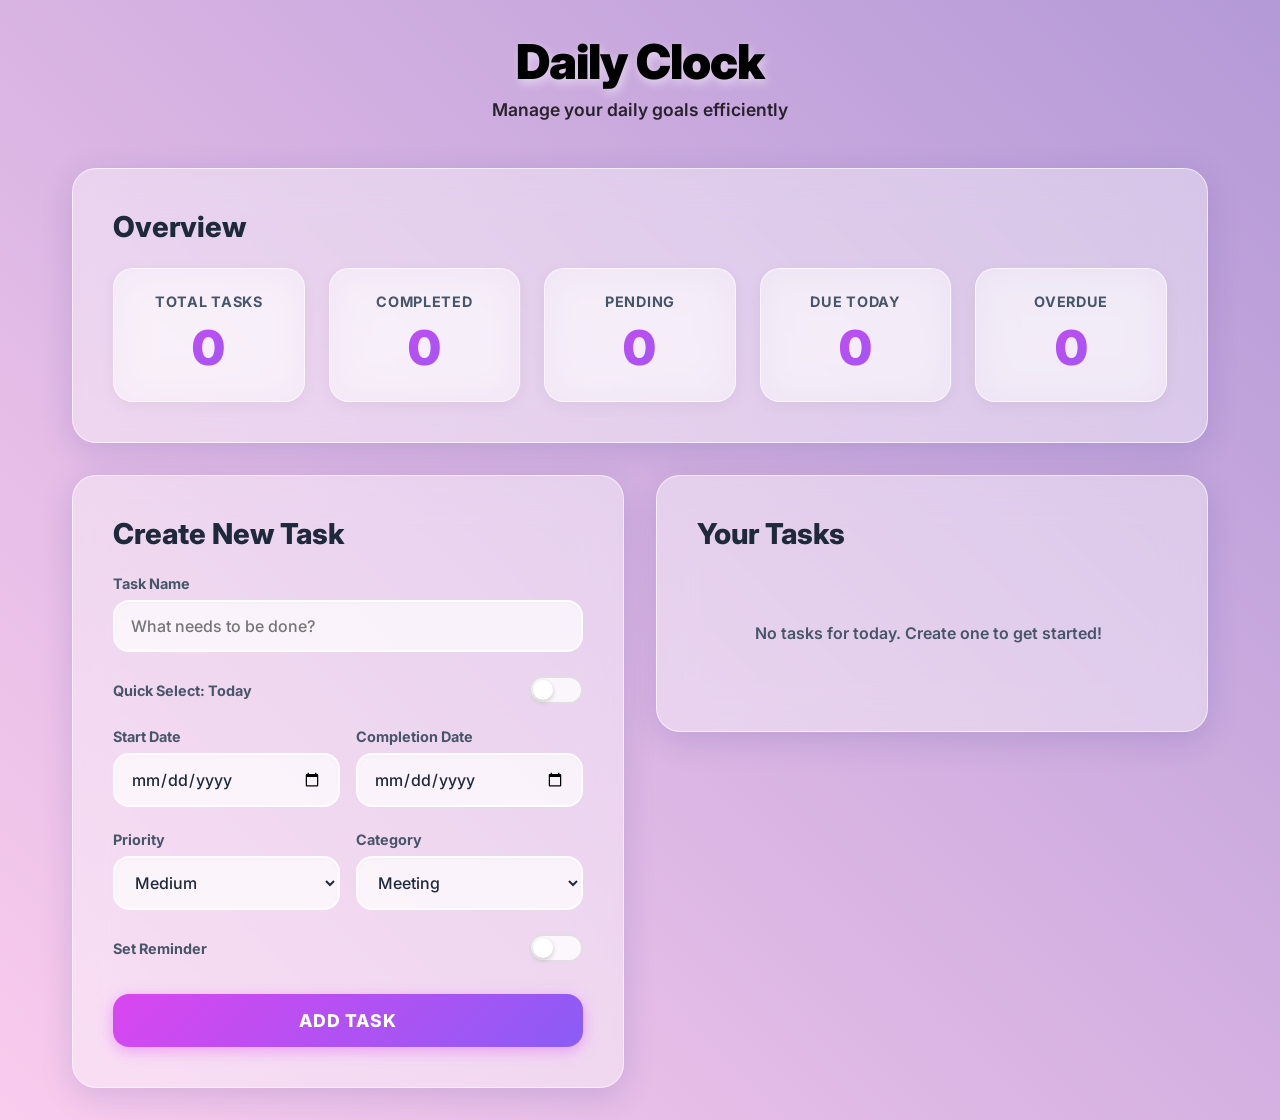
<file: index.html>
<!DOCTYPE html>
<html lang="en">
<head>
    <meta charset="UTF-8">
    <meta name="viewport" content="width=device-width, initial-scale=1.0">
    <title>Daily Clock</title>
    <link rel="preconnect" href="https://fonts.googleapis.com">
    <link rel="preconnect" href="https://fonts.gstatic.com" crossorigin>
    <link href="https://fonts.googleapis.com/css2?family=Inter:wght@300;400;500;600;700&display=swap" rel="stylesheet">
    <link rel="manifest" href="manifest.json">
    <meta name="theme-color" content="#0b0213">
    <link rel="stylesheet" href="style.css">
    <script src="https://accounts.google.com/gsi/client" onload="initGoogleAuth()" async defer></script>
    <script src="script.js" defer></script>
</head>
<body>
    <div id="toast-container" class="toast-container"></div>
    <div class="background-elements">
        <div class="bubble"></div>
        <div class="bubble"></div>
        <div class="bubble"></div>
        <div class="bubble"></div>
        <div class="bubble"></div>
        <div class="bubble"></div>
        <div class="bubble"></div>
        <div class="bubble"></div>
    </div>
    
    <div class="container">
        <header>
            <h1>Daily Clock</h1>
            <p>Manage your daily goals efficiently</p>
        </header>
        
        <section class="statistics-panel glass-panel" style="margin-bottom: 2rem; animation: fadeInUp 0.6s ease-out backwards;">
            <h2>Overview</h2>
            <div class="stats-grid">
                <div class="stat-card">
                    <h3>Total Tasks</h3>
                    <p id="stat-total">0</p>
                </div>
                <div class="stat-card">
                    <h3>Completed</h3>
                    <p id="stat-completed">0</p>
                </div>
                <div class="stat-card">
                    <h3>Pending</h3>
                    <p id="stat-pending">0</p>
                </div>
                <div class="stat-card">
                    <h3>Due Today</h3>
                    <p id="stat-due-today" style="color: #eab308;">0</p>
                </div>
                <div class="stat-card">
                    <h3>Overdue</h3>
                    <p id="stat-overdue" style="color: #ef4444;">0</p>
                </div>
            </div>
        </section>

        <main class="dashboard">
            <section class="task-form-container glass-panel">
                <h2>Create New Task</h2>
                <form id="task-form">
                    <div class="form-group">
                        <label for="task-name">Task Name</label>
                        <input type="text" id="task-name" required placeholder="What needs to be done?">
                    </div>
                    
                    <div class="form-group switch-group" style="margin-bottom: 1rem;">
                        <label for="today-task">Quick Select: Today</label>
                        <label class="switch">
                            <input type="checkbox" id="today-task">
                            <span class="slider round"></span>
                        </label>
                    </div>
                    
                    <div class="form-row">
                        <div class="form-group">
                            <label for="start-date">Start Date</label>
                            <input type="date" id="start-date" required>
                        </div>
                        <div class="form-group">
                            <label for="completion-date">Completion Date</label>
                            <input type="date" id="completion-date" required>
                        </div>
                    </div>
                    
                    <div class="form-row">
                        <div class="form-group">
                            <label for="priority">Priority</label>
                            <select id="priority" required>
                                <option value="Urgent">Urgent</option>
                                <option value="High">High</option>
                                <option value="Medium" selected>Medium</option>
                                <option value="Low">Low</option>
                            </select>
                        </div>
                        <div class="form-group">
                            <label for="category">Category</label>
                            <select id="category" required>
                                <option value="Meeting">Meeting</option>
                                <option value="Follow-up">Follow-up</option>
                                <option value="Documentation">Documentation</option>
                                <option value="Bug follow-up">Bug follow-up</option>
                                <option value="Client follow up">Client follow up</option>
                                <option value="Team meet">Team meet</option>
                                <option value="App development">App development</option>
                                <option value="Agreement follow-up">Agreement follow-up</option>
                            </select>
                        </div>
                    </div>
                    
                    <div class="form-group switch-group">
                        <label for="reminder">Set Reminder</label>
                        <label class="switch">
                            <input type="checkbox" id="reminder">
                            <span class="slider round"></span>
                        </label>
                    </div>
                    
                    <button type="submit" class="btn-primary">Add Task</button>
                </form>
            </section>
            
            <section class="task-list-container glass-panel">
                <div class="list-header">
                    <h2>Your Tasks</h2>
                </div>
                <div id="task-list" class="task-list">
                    <!-- Tasks will be injected here via JS -->
                </div>
            </section>
        </main>
    </div>
</body>
</html>
</file>
<file: style.css>
:root {
    --text-primary: #1e293b;
    --text-secondary: #475569;
    
    --primary-color: #d946ef; /* Fuchsia */
    --primary-hover: #c026d3;
    
    --priority-urgent: #ef4444;
    --priority-high: #f97316;
    --priority-medium: #8b5cf6; /* Violet */
    --priority-low: #10b981;
}

* {
    box-sizing: border-box;
    margin: 0;
    padding: 0;
    font-family: 'Inter', sans-serif;
}

body {
    /* Vibrant Y2K Mesh Gradient Background */
    background: linear-gradient(45deg, #ff9a9e, #fecfef, #a18cd1, #fbc2eb);
    background-size: 400% 400%;
    animation: gradientBG 15s ease infinite;
    color: var(--text-primary);
    min-height: 100vh;
    overflow-x: hidden;
    position: relative;
}

@keyframes gradientBG {
    0% { background-position: 0% 50%; }
    50% { background-position: 100% 50%; }
    100% { background-position: 0% 50%; }
}

.background-elements {
    display: none;
}

.container {
    max-width: 1200px;
    margin: 0 auto;
    padding: 2rem;
}

header {
    text-align: center;
    margin-bottom: 3rem;
    animation: fadeInDown 0.8s ease-out;
}

header h1 {
    font-size: 3rem;
    font-weight: 900;
    color: #000000;
    margin-bottom: 0.5rem;
    letter-spacing: -0.02em;
    text-shadow: 2px 4px 10px rgba(255, 255, 255, 0.5);
}

header p {
    color: #000000;
    font-weight: 600;
    opacity: 0.8;
    font-size: 1.1rem;
}

.dashboard {
    display: grid;
    grid-template-columns: 1fr 1fr;
    gap: 2rem;
    align-items: start;
}

@media (max-width: 900px) {
    .dashboard {
        grid-template-columns: 1fr;
    }
}

@media (max-width: 600px) {
    .form-row {
        grid-template-columns: 1fr !important;
    }
    
    .container {
        padding: 1rem;
    }
    
    .glass-panel {
        padding: 1.5rem !important;
    }
    
    header h1 {
        font-size: 2.2rem;
    }
    
    .task-header {
        flex-direction: column;
        gap: 0.5rem;
    }
    
    .badges {
        flex-wrap: wrap;
    }
    
    .task-actions {
        flex-wrap: wrap;
        justify-content: flex-start !important;
    }
    
    .tomorrow-btn {
        width: 100%;
        margin-right: 0 !important;
        margin-bottom: 0.5rem;
    }
}

/* Glassmorphism 2.0 */
.glass-panel {
    background: rgba(255, 255, 255, 0.4);
    backdrop-filter: blur(20px);
    -webkit-backdrop-filter: blur(20px);
    border: 1px solid rgba(255, 255, 255, 0.6);
    border-radius: 24px;
    padding: 2.5rem;
    box-shadow: 0 8px 32px 0 rgba(31, 38, 135, 0.15);
    animation: fadeInUp 0.8s ease-out backwards;
}

/* Statistics */
.stats-grid {
    display: grid;
    grid-template-columns: repeat(auto-fit, minmax(150px, 1fr));
    gap: 1.5rem;
}

.stat-card {
    background: rgba(255, 255, 255, 0.4);
    backdrop-filter: blur(20px);
    -webkit-backdrop-filter: blur(20px);
    padding: 1.5rem;
    border-radius: 20px;
    text-align: center;
    border: 1px solid rgba(255, 255, 255, 0.6);
    transition: transform 0.3s cubic-bezier(0.175, 0.885, 0.32, 1.275), box-shadow 0.3s ease;
    box-shadow: 0 4px 15px rgba(0, 0, 0, 0.05);
}

.stat-card:hover {
    transform: translateY(-5px) scale(1.02);
    box-shadow: 0 12px 25px rgba(31, 38, 135, 0.2);
}

.stat-card h3 {
    font-size: 0.9rem;
    color: var(--text-secondary);
    margin-bottom: 0.5rem;
    font-weight: 700;
    text-transform: uppercase;
    letter-spacing: 0.05em;
}

.stat-card p {
    font-size: 3rem;
    font-weight: 900;
    background: linear-gradient(135deg, #d946ef, #8b5cf6);
    -webkit-background-clip: text;
    -webkit-text-fill-color: transparent;
    text-shadow: none;
}

.task-list-container {
    animation-delay: 0.2s;
}

h2 {
    font-size: 1.8rem;
    margin-bottom: 1.5rem;
    font-weight: 800;
    color: var(--text-primary);
}

/* Form Styles */
.form-group {
    margin-bottom: 1.5rem;
    display: flex;
    flex-direction: column;
}

.form-row {
    display: grid;
    grid-template-columns: 1fr 1fr;
    gap: 1rem;
}

label {
    font-size: 0.9rem;
    margin-bottom: 0.5rem;
    font-weight: 700;
    color: var(--text-secondary);
}

input[type="text"],
input[type="date"],
select {
    background: rgba(255, 255, 255, 0.7);
    border: 2px solid rgba(255, 255, 255, 0.8);
    color: var(--text-primary);
    padding: 0.875rem 1rem;
    border-radius: 16px;
    font-size: 1rem;
    font-weight: 500;
    transition: all 0.3s ease;
    box-shadow: inset 0 2px 4px rgba(0,0,0,0.02);
}

input:focus, select:focus {
    outline: none;
    border-color: #d946ef;
    background: rgba(255, 255, 255, 0.95);
    box-shadow: 0 0 0 4px rgba(217, 70, 239, 0.2);
}

/* Switch styling */
.switch-group {
    flex-direction: row;
    justify-content: space-between;
    align-items: center;
}

.switch {
    position: relative;
    display: inline-block;
    width: 54px;
    height: 28px;
}

.switch input {
    opacity: 0;
    width: 0;
    height: 0;
}

.slider {
    position: absolute;
    cursor: pointer;
    top: 0;
    left: 0;
    right: 0;
    bottom: 0;
    background-color: rgba(255, 255, 255, 0.8);
    transition: .4s;
    border-radius: 28px;
    border: 2px solid rgba(0,0,0,0.1);
}

.slider:before {
    position: absolute;
    content: "";
    height: 20px;
    width: 20px;
    left: 2px;
    bottom: 2px;
    background-color: white;
    transition: .4s;
    border-radius: 50%;
    box-shadow: 0 2px 5px rgba(0,0,0,0.2);
}

input:checked + .slider {
    background-color: #8b5cf6;
    border-color: #8b5cf6;
}

input:checked + .slider:before {
    transform: translateX(26px);
}

.btn-primary {
    background: linear-gradient(135deg, #d946ef, #8b5cf6);
    color: #ffffff;
    border: none;
    padding: 1rem 1.5rem;
    border-radius: 16px;
    font-size: 1.1rem;
    font-weight: 800;
    text-transform: uppercase;
    letter-spacing: 0.05em;
    cursor: pointer;
    width: 100%;
    transition: all 0.3s cubic-bezier(0.175, 0.885, 0.32, 1.275);
    box-shadow: 0 4px 15px rgba(217, 70, 239, 0.4);
}

.btn-primary:hover {
    transform: translateY(-3px) scale(1.02);
    box-shadow: 0 8px 25px rgba(217, 70, 239, 0.6);
}

.btn-primary:active {
    transform: translateY(0) scale(0.98);
}

/* Task List */
.task-list {
    display: flex;
    flex-direction: column;
    gap: 1.25rem;
    max-height: 600px;
    overflow-y: auto;
    padding-right: 0.5rem;
}

.task-list::-webkit-scrollbar {
    width: 8px;
}
.task-list::-webkit-scrollbar-track {
    background: rgba(255, 255, 255, 0.3);
    border-radius: 8px;
}
.task-list::-webkit-scrollbar-thumb {
    background: rgba(217, 70, 239, 0.5);
    border-radius: 8px;
}

.task-item {
    background: rgba(255, 255, 255, 0.6);
    backdrop-filter: blur(10px);
    border: 2px solid rgba(255, 255, 255, 0.8);
    border-radius: 20px;
    padding: 1.5rem;
    display: flex;
    flex-direction: column;
    gap: 1rem;
    transition: all 0.3s cubic-bezier(0.175, 0.885, 0.32, 1.275);
    border-left: 6px solid var(--primary-color);
    animation: slideIn 0.4s ease-out;
}

.task-item:hover {
    box-shadow: 0 10px 25px rgba(31, 38, 135, 0.1);
    transform: translateX(5px) scale(1.01);
}

.task-item[data-priority="Urgent"] { border-left-color: var(--priority-urgent); }
.task-item[data-priority="High"] { border-left-color: var(--priority-high); }
.task-item[data-priority="Medium"] { border-left-color: var(--primary-color); }
.task-item[data-priority="Low"] { border-left-color: var(--priority-low); }

.task-header {
    display: flex;
    justify-content: space-between;
    align-items: flex-start;
}

.task-title {
    font-weight: 800;
    font-size: 1.2rem;
    word-break: break-word;
    color: var(--text-primary);
}

.badges {
    display: flex;
    gap: 0.5rem;
}

.badge {
    padding: 0.4rem 0.8rem;
    border-radius: 20px;
    font-size: 0.75rem;
    font-weight: 800;
    text-transform: uppercase;
    letter-spacing: 0.05em;
    box-shadow: 0 2px 5px rgba(0,0,0,0.05);
}

.badge.priority-Urgent { color: #fff; background: linear-gradient(135deg, #ef4444, #b91c1c); }
.badge.priority-High { color: #fff; background: linear-gradient(135deg, #f97316, #c2410c); }
.badge.priority-Medium { color: #fff; background: linear-gradient(135deg, #d946ef, #a21caf); }
.badge.priority-Low { color: #fff; background: linear-gradient(135deg, #10b981, #047857); }

.badge.category {
    color: #fff;
    background: linear-gradient(135deg, #8b5cf6, #6d28d9);
}

.task-details {
    display: flex;
    gap: 1.5rem;
    font-size: 0.9rem;
    font-weight: 600;
    color: var(--text-secondary);
}

.task-details span {
    display: flex;
    align-items: center;
    gap: 0.4rem;
}

.task-actions {
    display: flex;
    justify-content: flex-end;
    align-items: center;
    gap: 0.8rem;
    margin-top: 0.5rem;
}

.tomorrow-btn {
    background: rgba(255, 255, 255, 0.8);
    border: 2px solid #8b5cf6;
    color: #8b5cf6;
    padding: 0.5rem 1rem;
    border-radius: 12px;
    cursor: pointer;
    font-size: 0.85rem;
    transition: all 0.2s cubic-bezier(0.175, 0.885, 0.32, 1.275);
    margin-right: auto;
    font-weight: 700;
    text-transform: uppercase;
}

.tomorrow-btn:hover {
    background: #8b5cf6;
    color: white;
    transform: scale(1.05);
}

.btn-icon {
    background: white;
    border: none;
    color: var(--text-secondary);
    cursor: pointer;
    transition: all 0.2s cubic-bezier(0.175, 0.885, 0.32, 1.275);
    font-size: 1.2rem;
    width: 36px;
    height: 36px;
    border-radius: 50%;
    display: flex;
    align-items: center;
    justify-content: center;
    box-shadow: 0 2px 8px rgba(0,0,0,0.1);
}

.btn-icon:hover {
    transform: scale(1.15) rotate(5deg);
}

.btn-icon.delete-btn:hover {
    color: #ef4444;
}

.btn-icon.check:hover {
    color: #10b981;
}

.completed {
    opacity: 0.6;
    background: rgba(255, 255, 255, 0.3) !important;
    border-color: rgba(255, 255, 255, 0.4) !important;
    border-left-color: #cbd5e1 !important;
    transform: scale(0.98);
}
.completed:hover {
    transform: scale(0.98);
    box-shadow: none;
}
.completed .task-title {
    text-decoration: line-through;
    color: #94a3b8;
}

.empty-state {
    text-align: center;
    padding: 3rem 1rem;
    color: var(--text-secondary);
    font-weight: 600;
}

@keyframes fadeInDown {
    from { opacity: 0; transform: translateY(-20px); }
    to { opacity: 1; transform: translateY(0); }
}

@keyframes fadeInUp {
    from { opacity: 0; transform: translateY(20px); }
    to { opacity: 1; transform: translateY(0); }
}

@keyframes slideIn {
    from { opacity: 0; transform: translateX(-20px); }
    to { opacity: 1; transform: translateX(0); }
}

/* Toast Notifications */
.toast-container {
    position: fixed;
    top: 20px;
    right: 20px;
    z-index: 1000;
    display: flex;
    flex-direction: column;
    gap: 10px;
}

.toast {
    background: rgba(255, 255, 255, 0.9);
    backdrop-filter: blur(10px);
    color: #1e293b;
    padding: 1rem 1.5rem;
    border-radius: 16px;
    box-shadow: 0 10px 25px rgba(217, 70, 239, 0.2);
    border-left: 6px solid #d946ef;
    display: flex;
    align-items: center;
    gap: 10px;
    animation: slideInRight 0.4s cubic-bezier(0.175, 0.885, 0.32, 1.275) forwards;
    cursor: pointer;
    font-weight: 700;
    font-size: 0.9rem;
}

@keyframes slideInRight {
    from { transform: translateX(120%); opacity: 0; }
    to { transform: translateX(0); opacity: 1; }
}

.toast.fade-out {
    animation: fadeOutRight 0.3s ease-in forwards;
}

@keyframes fadeOutRight {
    from { transform: translateX(0); opacity: 1; }
    to { transform: translateX(120%); opacity: 0; }
}
</file>
